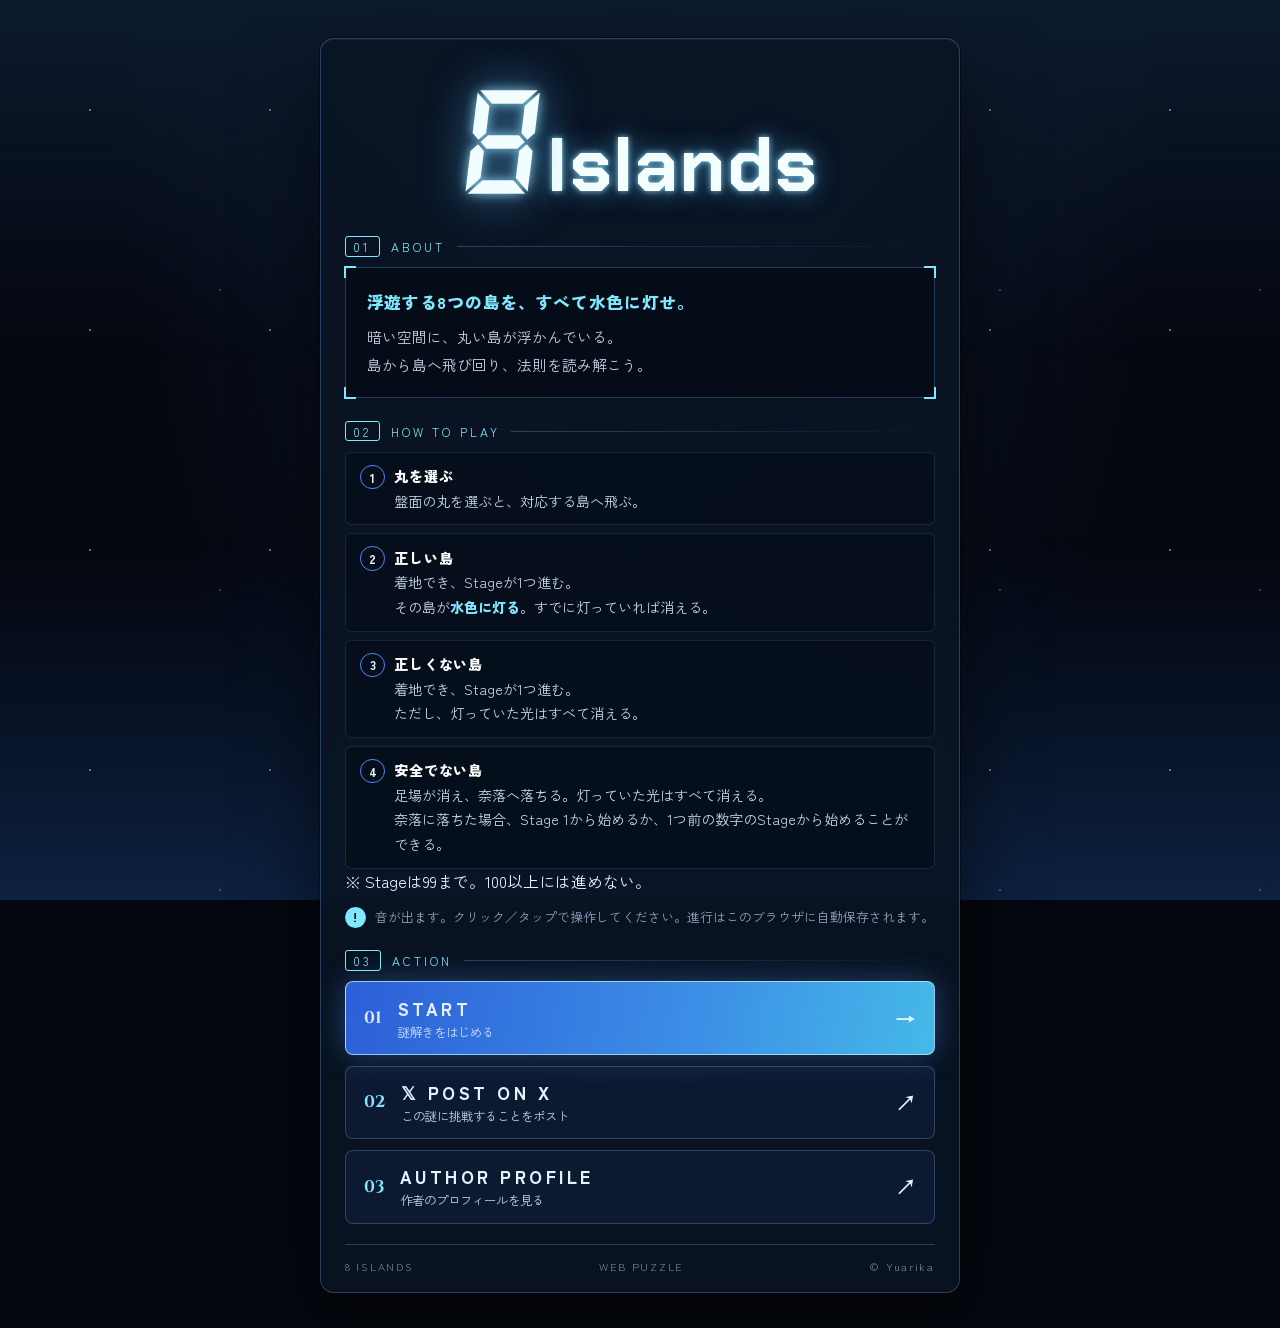
<file: index.html>
<!DOCTYPE html>
<html lang="ja">
<head>
<meta charset="UTF-8">
<meta name="viewport" content="width=device-width,initial-scale=1">
<meta name="theme-color" content="#04070f">
<title>8 Islands</title>
<meta name="description" content="浮遊する8つの島を、すべて水色に灯せ。WEB PUZZLE">
<meta property="og:title" content="8 Islands">
<meta property="og:description" content="浮遊する8つの島を、すべて水色に灯せ。WEB PUZZLE">
<meta property="og:image" content="https://yuarika.github.io/8_Islands/img/thumbnail.png?v=2">
<meta property="og:image:width" content="1200">
<meta property="og:image:height" content="628">
<meta property="og:image:alt" content="8 Islands">
<meta property="og:url" content="https://yuarika.github.io/8_Islands/">
<meta property="og:type" content="website">
<meta name="twitter:card" content="summary_large_image">
<meta name="twitter:title" content="8 Islands">
<meta name="twitter:description" content="WEB PUZZLE">
<meta name="twitter:image" content="https://yuarika.github.io/8_Islands/img/thumbnail.png?v=2">
<link rel="icon" href="favicon.svg" type="image/svg+xml">
<link rel="preconnect" href="https://fonts.googleapis.com">
<link rel="preconnect" href="https://fonts.gstatic.com" crossorigin>
<link href="https://fonts.googleapis.com/css2?family=Chakra+Petch:wght@600;700&family=Cinzel:wght@500;700&family=Zen+Kaku+Gothic+New:wght@400;500;900&display=swap" rel="stylesheet">
<link rel="stylesheet" href="index.css?v=20261122e">
<script src="config.js?v=20261122e"></script>
<script src="seg.js?v=20261122e" defer></script>
</head>
<body class="intro-page">

<div class="intro-background" aria-hidden="true">
  <div class="bg-fog top"></div><div class="bg-fog bottom"></div>
  <div class="bg-dust"></div>
</div>

<main class="intro-card">

  <section class="intro-hero">
    <h1 class="logo" aria-label="8 Islands"><svg class="logo-8" data-seg8 aria-hidden="true"></svg><span class="logo-word">Islands</span></h1>
  </section>

  <section class="about-section">
    <div class="section-label"><span>01</span>ABOUT</div>
    <div class="about-box">
      <div class="about-corner tl"></div><div class="about-corner tr"></div>
      <div class="about-corner bl"></div><div class="about-corner br"></div>
      <p><strong>浮遊する8つの島を、すべて水色に灯せ。</strong></p>
      <p class="about-text">暗い空間に、丸い島が浮かんでいる。<br>島から島へ飛び回り、法則を読み解こう。</p>
    </div>
  </section>

  <section class="howto-section">
    <div class="section-label"><span>02</span>HOW TO PLAY</div>
    <ol class="howto-list">
      <li><b>丸を選ぶ</b>盤面の丸を選ぶと、対応する島へ飛ぶ。</li>
      <li><b>正しい島</b>着地でき、Stageが1つ進む。<br>その島が<em>水色に灯る</em>。すでに灯っていれば消える。</li>
      <li><b>正しくない島</b>着地でき、Stageが1つ進む。<br>ただし、灯っていた光はすべて消える。</li>
      <li><b>安全でない島</b>足場が消え、奈落へ落ちる。灯っていた光はすべて消える。<br>奈落に落ちた場合、Stage 1から始めるか、1つ前の数字のStageから始めることができる。</li>
    </ol>
    <p class="howto-note">※ Stageは99まで。100以上には進めない。</p>
    <div class="about-warning"><span class="warning-mark">!</span><span>音が出ます。クリック／タップで操作してください。進行はこのブラウザに自動保存されます。</span></div>
  </section>

  <section class="action-section">
    <div class="section-label"><span>03</span>ACTION</div>


    <a class="action-button action-start" href="game.html" id="start">
      <span class="action-number">01</span>
      <span class="action-main"><span class="action-title">START</span><span class="action-sub" id="start-sub">謎解きをはじめる</span></span>
      <span class="action-arrow">→</span>
    </a>

    <a class="action-button" id="post-on-x" href="#" target="_blank" rel="noopener noreferrer">
      <span class="action-number">02</span>
      <span class="action-main"><span class="action-title"><span class="x-symbol">𝕏</span> POST ON X</span><span class="action-sub">この謎に挑戦することをポスト</span></span>
      <span class="action-arrow">↗</span>
    </a>

    <a class="action-button" id="profile" href="#" target="_blank" rel="noopener noreferrer">
      <span class="action-number">03</span>
      <span class="action-main"><span class="action-title">AUTHOR PROFILE</span><span class="action-sub">作者のプロフィールを見る</span></span>
      <span class="action-arrow">↗</span>
    </a>
  </section>

  <footer class="intro-footer">
    <div>8 ISLANDS</div>
    <div>WEB PUZZLE</div>
    <div>© Yuarika</div>
  </footer>
</main>

<script>
/* 投稿・リンクの設定は config.js にまとめています */
const CFG = Object.assign({
  ANNOUNCEMENT_POST_URL: "", PUZZLE_URL: "https://yuarika.github.io/8_Islands/?v=3",
  CHALLENGE_TEXT: "WEB謎『8 Islands』に挑戦します！", CHALLENGE_TAGS: "#Web_8_Islands #謎解き",
  CLEAR_TEXT: "Web謎「8 Islands」をクリアしました！", CLEAR_TAGS: "#Web_8_Islands",
  PROFILE_URL: "https://yuarika.github.io/Yuarika_Profile/"
}, window.SITE_CONFIG || {});
document.getElementById("post-on-x").href = "https://x.com/intent/post?text=" +
  encodeURIComponent(CFG.CHALLENGE_TEXT + "\n\n" + CFG.PUZZLE_URL + "\n" + CFG.CHALLENGE_TAGS);
document.getElementById("profile").href = CFG.PROFILE_URL;

/* 進行中のデータがあれば「つづきから」と表示 */
try {
  const key = "eight-islands:web:v2:" + location.pathname.replace(/[^/]*$/, "");
  const s = JSON.parse(localStorage.getItem(key) || "null");
  if (s && s.cleared) document.getElementById("start-sub").textContent = "クリア済み";
  else if (s && !s.tutorial) document.getElementById("start-sub").textContent = "つづきから再開する";
} catch (e) {}
</script>
</body>
</html>
</file>
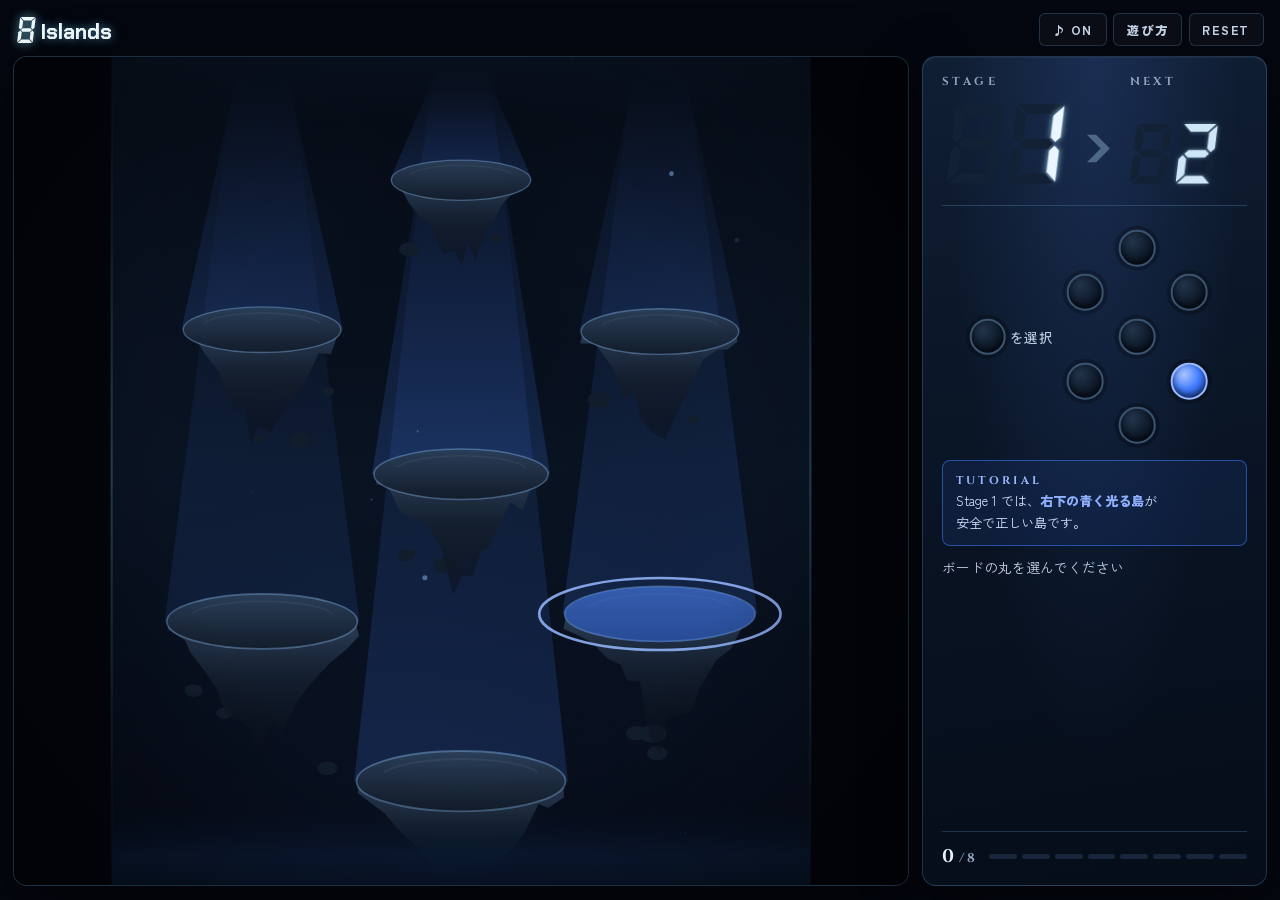
<file: game.html>
<!DOCTYPE html>
<html lang="ja">
<head>
<meta charset="utf-8">
<meta name="viewport" content="width=device-width,initial-scale=1,viewport-fit=cover">
<meta name="theme-color" content="#04070f">
<title>8 Islands</title>
<link rel="icon" href="favicon.svg" type="image/svg+xml">
<link rel="preconnect" href="https://fonts.googleapis.com">
<link rel="preconnect" href="https://fonts.gstatic.com" crossorigin>
<link href="https://fonts.googleapis.com/css2?family=Chakra+Petch:wght@600;700&family=Cinzel:wght@500;700&family=Zen+Kaku+Gothic+New:wght@400;500;900&display=swap" rel="stylesheet">
<link rel="stylesheet" href="game.css?v=20261122e">
<script defer src="config.js?v=20261122e"></script>
<script defer src="seg.js?v=20261122e"></script>
<script defer src="rules.js?v=20261122e"></script>
<script defer src="game.js?v=20261122e"></script>
</head>
<body>
<div class="wrap">
  <header class="bar">
    <a class="back" href="index.html" aria-label="8 Islands タイトルへ戻る"><svg class="mini-8" data-seg8 aria-hidden="true"></svg><span>Islands</span></a>
    <div class="bar-tools">
      <span class="clear-badge" id="clear-badge" hidden>CLEARED</span>
      <button type="button" class="tool" id="sound" aria-pressed="true" title="音のON/OFF"><span class="ico" aria-hidden="true">♪</span><span id="sound-label">ON</span></button>
      <button type="button" class="tool" id="help">遊び方</button>
      <button type="button" class="tool" id="reset">RESET</button>
    </div>
  </header>

  <div class="play">
    <section class="scene" id="scene" aria-label="浮遊する島々">
      <canvas id="cv" aria-hidden="true"></canvas>
      <div class="toast" id="toast" role="status" aria-live="polite"></div>
    </section>

    <section class="board" id="board" aria-label="選択ボード">
      <div class="board-inner">
        <div class="board-head" id="board-head">
          <div class="stage-labels"><span>STAGE</span><span>NEXT</span></div>
          <svg class="seg-display" id="digits" viewBox="0 0 400 128" role="img" aria-label="Stage 1 から 2"></svg>
        </div>

        <div class="board-grid" id="grid">

          <div class="choices" role="group" aria-label="移動する島を選択">
            <button type="button" class="orb" data-island="0" style="--x:64;--y:10"  aria-label="上の丸"></button>
            <button type="button" class="orb" data-island="1" style="--x:81;--y:30" aria-label="右上の丸"></button>
            <button type="button" class="orb" data-island="2" style="--x:81;--y:70" aria-label="右下の丸"></button>
            <button type="button" class="orb" data-island="3" style="--x:64;--y:90" aria-label="下の丸"></button>
            <button type="button" class="orb" data-island="4" style="--x:47;--y:70" aria-label="左下の丸"></button>
            <button type="button" class="orb" data-island="5" style="--x:47;--y:30" aria-label="左上の丸"></button>
            <button type="button" class="orb" data-island="6" style="--x:64;--y:50" aria-label="中央の丸"></button>
            <p class="instruction" style="--x:15;--y:50"><button type="button" class="orb inline" data-island="7" aria-label="〇"></button><span>を選択</span></p>
          </div>
        </div>

        <div class="limit-note" id="limit-note" hidden>
          <p>Stage 100 以上には進めない。</p>
          <div class="limit-actions">
            <button type="button" class="tool" data-restart="one">1から始める</button>
            <button type="button" class="tool" data-restart="prev">1つ前から始める</button>
          </div>
        </div>
        <p class="tutorial" id="tutorial"><b>TUTORIAL</b>Stage 1 では、<span class="tut-blue">右下の青く光る島</span>が<br>安全で正しい島です。</p>
        <p class="board-msg" id="message" role="status" aria-live="polite"></p>

        <div class="board-foot">
          <div class="progress" aria-label="灯った島の数"><span id="count">0</span><small>/ 8</small><div class="pips" id="pips"></div></div>
          <div class="clear-tools" id="clear-tools" hidden>
            <button type="button" class="tool accent" id="show-clear">クリア画面</button>
          </div>
        </div>
      </div>
    </section>
  </div>
</div>

<!-- 奈落 -->
<div class="overlay abyss" id="abyss" hidden>
  <div class="panel">
    <p class="panel-eyebrow">THE ABYSS</p>
    <h2>奈落に落ちた</h2>
    <p class="panel-text">灯っていた光はすべて消えた</p>
    <div class="panel-actions">
      <button type="button" class="btn" id="retry-one">1から始める</button>
      <button type="button" class="btn" id="retry-prev">1つ前から始める</button>
    </div>
  </div>
</div>

<!-- Stage 99 -->
<div class="overlay abyss" id="limit" hidden>
  <div class="panel">
    <p class="panel-eyebrow">STAGE 99</p>
    <h2>これ以上は進めない</h2>
    <p class="panel-text">Stage 100 以上には進めない。<br>始め直す場合、灯っていた光はすべて消える。</p>
    <div class="panel-actions">
      <button type="button" class="btn" data-restart="one">1から始める</button>
      <button type="button" class="btn" data-restart="prev">1つ前から始める</button>
      <button type="button" class="btn ghost" data-close>このまま</button>
    </div>
  </div>
</div>

<!-- 遊び方 -->
<div class="overlay" id="howto" hidden>
  <div class="panel">
    <p class="panel-eyebrow">HOW TO PLAY</p>
    <h2>遊び方</h2>
    <ol class="panel-list">
      <li><b>丸を選ぶ</b>：ボードの丸を選ぶと、対応する島へ飛ぶ。</li>
      <li><b>正しい島</b>：着地でき、Stageが1つ進む。その島が<em>水色に灯る</em>。すでに灯っていれば消える。</li>
      <li><b>正しくない島</b>：着地でき、Stageが1つ進む。ただし、灯っていた光はすべて消える。</li>
      <li><b>安全でない島</b>：足場が消え、奈落へ落ちる。灯っていた光はすべて消える。奈落に落ちた場合、Stage 1から始めるか、1つ前の数字のStageから始めることができる。</li>
    </ol>
    <p class="panel-text">Stageは99まで。100以上には進めない。</p>
    <p class="panel-text goal">すべての丸い島を水色に灯せばクリア。</p>
    <div class="panel-actions"><button type="button" class="btn primary" data-close>島へ戻る</button></div>
  </div>
</div>

<!-- リセット確認 -->
<div class="overlay" id="reset-dialog" hidden>
  <div class="panel small">
    <p class="panel-eyebrow">RESET</p>
    <h2>最初から始めますか？</h2>
    <p class="panel-text">現在の進行とクリア状態がリセットされます。</p>
    <div class="panel-actions">
      <button type="button" class="btn" data-close>戻る</button>
      <button type="button" class="btn primary" id="confirm-reset">最初から始める</button>
    </div>
  </div>
</div>

<!-- クリア -->
<div class="overlay clear" id="clear" hidden>
  <div class="clear-box">
    <p class="clear-logo" aria-label="8 Islands"><svg class="logo-8" data-seg8 aria-hidden="true"></svg><span>Islands</span></p>
    <h2 class="clear-title">GAME CLEARED!!</h2>
    <p class="clear-sub">8つの島に光を灯した！</p>
    <p class="clear-tag" id="clear-tag">#Web_8_Islands</p>
    <div class="clear-btns">
      <button type="button" class="btn x" id="x-post">𝕏 クリアをポスト</button>
      <a class="btn" id="profile" href="#" target="_blank" rel="noopener noreferrer">作者プロフィール</a>
    </div>
    <div class="clear-btns sub">
      <button type="button" class="btn ghost" data-close>島を眺める</button>
      <a class="btn ghost" href="index.html">タイトルへ</a>
    </div>
    <p class="clear-note">クリア後はどの島へも自由に移動できます。</p>
  </div>
</div>

<noscript><p class="noscript">このゲームを遊ぶにはJavaScriptを有効にしてください。</p></noscript>
</body>
</html>
</file>
<file: index.css>
:root{--abyss:#04070f;--deep:#0a1424;--panel:rgba(10,20,36,.86);--line:rgba(120,190,255,.28);--blue:#4f86ff;--cyan:#7fe8ff;--pale:#e4f1ff;--muted:#8fa3bd}
*{box-sizing:border-box;margin:0}
body.intro-page{min-height:100vh;background:radial-gradient(ellipse at 50% -10%,#12233d 0%,var(--abyss) 60%);color:var(--pale);font-family:"Zen Kaku Gothic New","Hiragino Kaku Gothic ProN","Yu Gothic",sans-serif;padding:1.4rem .8rem 2.2rem;overflow-x:hidden}

/* ---- 背景: 柱とフォグ ---- */
.intro-background{position:fixed;inset:0;z-index:0;pointer-events:none;overflow:hidden}
.bg-fog{position:absolute;left:0;right:0;height:40vh}
.bg-fog.top{top:0;background:linear-gradient(#0d1a2e,transparent)}
.bg-fog.bottom{bottom:0;background:linear-gradient(transparent,#0a1830 70%,#0d2140)}
.bg-dust{position:absolute;inset:0;background-image:radial-gradient(circle,rgba(160,220,255,.5) 1px,transparent 1.5px),radial-gradient(circle,rgba(120,180,255,.35) 1px,transparent 1.5px);background-size:180px 220px,260px 300px;background-position:0 0,90px 140px;animation:dust 40s linear infinite}
@keyframes dust{to{background-position:0 -440px,90px -460px}}

/* ---- カード ---- */
.intro-card{position:relative;z-index:1;max-width:640px;margin:1rem auto 0;background:var(--panel);border:1px solid var(--line);border-radius:14px;padding:1.3rem 1.5rem 1.1rem;box-shadow:0 0 0 1px rgba(0,0,0,.4),0 30px 80px rgba(0,0,0,.55),inset 0 1px 0 rgba(255,255,255,.05);backdrop-filter:blur(6px)}
.intro-header{display:flex;justify-content:space-between;align-items:center;flex-wrap:wrap;gap:.5rem;font-size:.72rem;letter-spacing:.22em;color:var(--cyan)}
.eyebrow-line{display:inline-block;width:2rem;height:1px;background:var(--cyan);vertical-align:middle;margin:0 .6rem;opacity:.6}
.status{color:var(--muted)}
.status-dot{display:inline-block;width:.5rem;height:.5rem;border-radius:50%;background:var(--cyan);box-shadow:0 0 8px var(--cyan);margin-right:.5rem;animation:pulse 1.6s ease-in-out infinite alternate}
@keyframes pulse{to{opacity:.2}}

/* ---- ヒーロー ---- */
.intro-hero{text-align:center;padding:1.6rem 0 1rem}
.logo{display:flex;align-items:flex-end;justify-content:center;gap:.12em;font-weight:700;line-height:1;color:#f4feff}
.logo-8{height:clamp(4.6rem,19vw,7rem);width:auto;overflow:visible;filter:drop-shadow(0 0 6px rgba(150,230,255,.9)) drop-shadow(0 0 22px rgba(90,190,255,.55))}
.logo-8 .seg{fill:#f2fdff}
.logo-word{font-family:"Chakra Petch","Zen Kaku Gothic New",sans-serif;font-size:clamp(3rem,13vw,4.8rem);letter-spacing:.02em;margin-bottom:-.08em;text-shadow:0 0 6px rgba(150,230,255,.9),0 0 26px rgba(90,190,255,.55)}

/* ---- セクション ---- */
.section-label{font-size:.75rem;letter-spacing:.26em;color:var(--cyan);margin:1.4rem 0 .65rem;display:flex;align-items:center;gap:.7rem}
.section-label::after{content:"";flex:1;height:1px;background:linear-gradient(90deg,var(--line),transparent)}
.section-label span{border:1px solid var(--cyan);color:var(--cyan);padding:.05rem .45rem;border-radius:3px}
.about-box{position:relative;border:1px solid var(--line);padding:1.1rem 1.3rem;line-height:1.95;background:rgba(4,9,18,.55);border-radius:4px}
.about-box strong{color:var(--cyan);font-weight:900;font-size:1.05rem;letter-spacing:.04em}
.about-text{color:#c2d2e6;font-size:.92rem;margin-top:.25rem}
.about-corner{position:absolute;width:12px;height:12px;border:2px solid var(--cyan)}
.tl{top:-2px;left:-2px;border-right:0;border-bottom:0}.tr{top:-2px;right:-2px;border-left:0;border-bottom:0}
.bl{bottom:-2px;left:-2px;border-right:0;border-top:0}.br{bottom:-2px;right:-2px;border-left:0;border-top:0}

.howto-list{list-style:none;padding:0;display:grid;gap:.5rem;counter-reset:h}
.howto-list li{position:relative;padding:.7rem .9rem .7rem 3rem;background:rgba(4,9,18,.45);border:1px solid rgba(120,190,255,.14);border-radius:6px;font-size:.88rem;line-height:1.75;color:#c8d6e8;counter-increment:h}
.howto-list li::before{content:counter(h);position:absolute;left:.9rem;top:.75rem;width:1.4rem;height:1.4rem;display:grid;place-items:center;border-radius:50%;border:1px solid var(--blue);color:var(--pale);font-size:.75rem;font-weight:900}
.howto-list b{display:block;color:#fff;font-weight:900;letter-spacing:.06em}
.howto-list em{font-style:normal;color:var(--cyan);font-weight:900}
.about-warning{display:flex;gap:.6rem;align-items:flex-start;margin-top:.9rem;font-size:.8rem;color:var(--muted);line-height:1.6}
.warning-mark{display:grid;place-items:center;width:1.3rem;height:1.3rem;background:var(--cyan);color:var(--abyss);font-weight:900;border-radius:50%;flex:none;font-size:.8rem}

/* ---- アクション ---- */
.action-button{display:flex;align-items:center;gap:1rem;margin-bottom:.65rem;padding:.85rem 1.1rem;border:1px solid var(--line);border-radius:8px;color:var(--pale);text-decoration:none;background:rgba(79,134,255,.08);transition:transform .15s,background .15s,border-color .15s,box-shadow .15s}
.action-button:hover{transform:translateX(4px);background:rgba(79,134,255,.2);border-color:var(--cyan)}
.action-button:focus-visible{outline:2px solid var(--cyan);outline-offset:3px}
.action-start{background:linear-gradient(100deg,#2c5fd8,#3c8fe6 60%,#45b9e8);border-color:rgba(200,240,255,.7);box-shadow:0 0 30px rgba(79,160,255,.35)}
.action-start:hover{background:linear-gradient(100deg,#386ce4,#4a9df0 60%,#5ccaf2);box-shadow:0 0 40px rgba(127,232,255,.5)}
.action-number{font-family:"Cinzel",serif;font-weight:700;color:var(--cyan);font-size:1.05rem}
.action-start .action-number{color:#fff;opacity:.85}
.action-main{flex:1;display:flex;flex-direction:column;gap:.1rem}
.action-title{font-weight:900;letter-spacing:.2em;font-size:1.1rem}
.action-sub{font-size:.78rem;opacity:.85}
.action-arrow{font-size:1.3rem;font-weight:900}
.intro-footer{display:flex;justify-content:space-between;flex-wrap:wrap;gap:.4rem;margin-top:1.3rem;padding-top:.8rem;border-top:1px solid var(--line);font-size:.68rem;letter-spacing:.16em;color:rgba(228,241,255,.5)}
@media (prefers-reduced-motion:reduce){*{animation:none!important}}
</file>
<file: game.css>
:root{--abyss:#04070f;--panel:#0b1626;--line:rgba(120,190,255,.22);--blue:#4f86ff;--hint:#3f7bff;--cyan:#7fe8ff;--pale:#e4f1ff;--muted:#8fa3bd;--seg-off:#132134;--seg-on:#eaf6ff}
*{box-sizing:border-box;margin:0}
html,body{height:100%}
body{background:var(--abyss);color:var(--pale);font-family:"Zen Kaku Gothic New","Hiragino Kaku Gothic ProN","Yu Gothic",sans-serif;-webkit-tap-highlight-color:transparent;overflow-x:hidden}
button{font:inherit;color:inherit;cursor:pointer}
[hidden]{display:none!important}

.wrap{max-width:1480px;margin:0 auto;padding:.6rem .8rem .9rem;min-height:100%;display:flex;flex-direction:column}
.bar{display:flex;justify-content:space-between;align-items:center;gap:.6rem;padding:.2rem .2rem .6rem}
.back{color:#f4feff;text-decoration:none;font-family:"Chakra Petch",sans-serif;font-weight:700;font-size:1.35rem;display:flex;align-items:flex-end;gap:.15em;line-height:1;text-shadow:0 0 10px rgba(110,200,255,.6)}
.mini-8{height:1.75rem;width:auto;overflow:visible;filter:drop-shadow(0 0 5px rgba(130,220,255,.8))}
.mini-8 .seg,.logo-8 .seg{fill:#f2fdff}
.bar-tools{display:flex;gap:.4rem;align-items:center}
.tool{background:rgba(255,255,255,.03);border:1px solid var(--line);border-radius:6px;padding:.42rem .8rem;font-size:.78rem;font-weight:900;letter-spacing:.14em;color:#c8d7ea;transition:background .15s,border-color .15s,color .15s}
.tool:hover{background:rgba(127,232,255,.1);border-color:var(--cyan);color:#fff}
.tool:focus-visible,.btn:focus-visible{outline:2px solid var(--cyan);outline-offset:3px}
.tool .ico{margin-right:.35em}
.tool[aria-pressed="false"]{color:var(--muted);opacity:.7}
.tool.accent{border-color:var(--cyan);color:var(--cyan)}
.clear-badge{font-family:"Cinzel",serif;font-weight:700;font-size:.72rem;letter-spacing:.2em;color:var(--abyss);background:var(--cyan);padding:.25rem .6rem;border-radius:4px;box-shadow:0 0 14px rgba(127,232,255,.6)}

/* ---- レイアウト ---- */
.play{flex:1;display:grid;grid-template-columns:minmax(0,1fr) clamp(300px,27vw,380px);gap:.8rem;min-height:0}
.scene{position:relative;border-radius:14px;overflow:hidden;border:1px solid var(--line);background:#03060c;min-height:min(70vh,720px);box-shadow:0 20px 60px rgba(0,0,0,.5)}
#cv{position:absolute;inset:0;width:100%;height:100%;display:block}
.toast{position:absolute;left:50%;top:1.1rem;transform:translate(-50%,-10px);padding:.5rem 1.1rem;border-radius:999px;background:rgba(6,12,22,.78);border:1px solid var(--line);font-size:.85rem;font-weight:500;letter-spacing:.08em;white-space:nowrap;opacity:0;transition:opacity .35s,transform .35s;pointer-events:none;backdrop-filter:blur(4px)}
.toast.show{opacity:1;transform:translate(-50%,0)}
.toast.good{border-color:var(--cyan);color:var(--cyan)}
.toast.bad{border-color:rgba(255,140,140,.5);color:#ffc2c2}

/* ---- ボード ---- */
.board{position:relative;border-radius:14px;border:1px solid var(--line);background:linear-gradient(170deg,#101e33,#081221 60%,#060d19);box-shadow:inset 0 1px 0 rgba(255,255,255,.05),0 20px 60px rgba(0,0,0,.45);overflow:hidden}
.board::before{content:"";position:absolute;inset:0;background:radial-gradient(ellipse at 50% 0%,rgba(79,134,255,.16),transparent 60%);pointer-events:none}
.board-inner{position:relative;height:100%;display:flex;flex-direction:column;padding:1.1rem 1.2rem 1rem;transition:opacity .45s,filter .45s}
.board.away .board-inner{opacity:0;filter:blur(6px);pointer-events:none}
.board-head{padding-bottom:.8rem;border-bottom:1px solid var(--line)}
.stage-labels{display:grid;grid-template-columns:61.5% 1fr;font-family:"Cinzel",serif;font-weight:700;letter-spacing:.3em;color:var(--muted);font-size:.72rem;margin-bottom:.35rem}
.seg-display{width:100%;height:auto;display:block;overflow:visible}
.seg-display .seg{fill:var(--seg-off);transition:fill .25s}
.seg-display .seg.on{fill:var(--seg-on);filter:drop-shadow(0 0 4px rgba(170,230,255,.85))}
.seg-display .next .seg.on{fill:#cfe6f7;filter:drop-shadow(0 0 3px rgba(170,230,255,.5))}
.seg-display .arrow{fill:#4d6886}
.board-grid{display:flex;flex-direction:column;gap:.4rem;margin:1rem 0 .4rem}

.choices{position:relative;width:100%;aspect-ratio:400/290;margin-top:.2rem;container-type:inline-size;--size:clamp(30px,12cqw,50px)}
.orb{position:absolute;left:calc(var(--x) * 1%);top:calc(var(--y) * 1%);width:var(--size);aspect-ratio:1;transform:translate(-50%,-50%);border-radius:50%;padding:0;border:2px solid #3a5470;background:radial-gradient(circle at 35% 30%,#22344b,#0a1422 70%);box-shadow:inset 0 -3px 6px rgba(0,0,0,.6),0 0 0 4px rgba(0,0,0,.25);transition:transform .15s,background .35s,border-color .35s,box-shadow .35s}
.orb:hover:not(:disabled){transform:translate(-50%,-50%) scale(1.1);border-color:#8fb5d8}
.orb:active:not(:disabled){transform:translate(-50%,-50%) scale(.95)}
.orb:focus-visible{outline:2px solid var(--pale);outline-offset:4px}
.orb:disabled{cursor:default}
.orb.lit{border-color:#d6fbff;background:radial-gradient(circle at 35% 30%,#e8feff,#7fe8ff 45%,#2aa6cc);box-shadow:0 0 18px rgba(127,232,255,.75),0 0 40px rgba(127,232,255,.35)}
.orb.hint{border-color:#9ab9ff;background:radial-gradient(circle at 35% 30%,#a8c4ff,#3f7bff 50%,#1f3f9c);animation:hint 1.3s ease-in-out infinite alternate}
@keyframes hint{from{box-shadow:0 0 6px rgba(63,123,255,.6)}to{box-shadow:0 0 26px rgba(63,123,255,.95),0 0 0 7px rgba(63,123,255,.18)}}
.orb.here::after{content:"";position:absolute;left:50%;top:50%;width:26%;aspect-ratio:1;border-radius:50%;transform:translate(-50%,-50%);background:#fff;box-shadow:0 0 8px #fff;opacity:.9}
.orb.lit.here::after{background:#05324a;box-shadow:none}
/* 説明文の〇（8つ目の選択肢）: 他の丸と同じ大きさ・同じ点灯表現 */
.instruction{position:absolute;left:calc(var(--x) * 1%);top:calc(var(--y) * 1%);transform:translate(calc(-1 * var(--size) / 2),-50%);display:flex;align-items:center;gap:.3em;white-space:nowrap;font-size:clamp(.8rem,4.4cqw,1.05rem);font-weight:500;color:#b9c9dc;letter-spacing:.1em;width:auto}
.orb.inline{position:relative;left:auto;top:auto;transform:none;width:var(--size);flex:none}
.orb.inline:hover:not(:disabled){transform:scale(1.1)}
.orb.inline:active:not(:disabled){transform:scale(.95)}

.tutorial{margin-top:.4rem;padding:.65rem .8rem;border:1px solid rgba(63,123,255,.55);background:rgba(63,123,255,.1);border-radius:8px;font-size:.82rem;line-height:1.7;color:#d5e2ff}
.tutorial b{display:block;font-family:"Cinzel",serif;font-size:.7rem;letter-spacing:.3em;color:#9ab9ff}
.tut-blue{color:#8fb0ff;font-weight:900}
.board-msg{min-height:3.2em;margin-top:.6rem;font-size:.86rem;line-height:1.65;color:#c3d3e6}
.board-foot{margin-top:auto;padding-top:.7rem;border-top:1px solid var(--line);display:flex;flex-direction:column;gap:.7rem}
.progress{display:flex;align-items:baseline;gap:.35rem;font-family:"Cinzel",serif;font-weight:700;font-size:1.15rem}
.progress small{color:var(--muted);font-size:.8rem;margin-right:.5rem}
.pips{display:flex;gap:5px;align-self:center;flex:1}
.pips i{flex:1;height:5px;border-radius:3px;background:#17263a;transition:background .4s,box-shadow .4s}
.pips i.on{background:var(--cyan);box-shadow:0 0 8px rgba(127,232,255,.7)}
.clear-tools{display:flex;gap:.5rem}
.clear-tools .tool{flex:1;padding:.6rem .4rem}
body.is-clear .board-head{visibility:hidden}

/* ---- オーバーレイ ---- */
.overlay{position:fixed;inset:0;z-index:20;display:grid;place-items:center;padding:1rem;background:rgba(2,5,11,.72);backdrop-filter:blur(3px);animation:fade .45s both}
@keyframes fade{from{opacity:0}to{opacity:1}}
.panel{width:min(92vw,460px);background:linear-gradient(170deg,#0f1d31,#081120);border:1px solid var(--line);border-radius:14px;padding:1.5rem 1.6rem 1.3rem;box-shadow:0 30px 80px rgba(0,0,0,.6);animation:rise .5s cubic-bezier(.2,.8,.3,1) both}
.panel.small{width:min(92vw,380px)}
@keyframes rise{from{transform:translateY(14px);opacity:0}to{transform:none;opacity:1}}
.panel-eyebrow{font-family:"Cinzel",serif;font-size:.72rem;letter-spacing:.32em;color:var(--cyan)}
.panel h2{font-size:1.3rem;font-weight:900;letter-spacing:.08em;margin:.5rem 0 .7rem}
.panel-text{color:#c3d3e6;font-size:.9rem;line-height:1.7}
.panel-list{padding-left:1.1rem;display:grid;gap:.35rem;color:#c8d6e8;font-size:.88rem;line-height:1.7}
.panel-list em{font-style:normal;color:var(--cyan);font-weight:900}
.panel-actions{display:flex;flex-wrap:wrap;gap:.6rem;margin-top:1.2rem;justify-content:flex-end}
.btn{display:inline-flex;align-items:center;justify-content:center;gap:.4em;padding:.7rem 1.2rem;border-radius:8px;border:1px solid rgba(160,210,255,.4);background:rgba(255,255,255,.04);color:var(--pale);font-weight:900;font-size:.92rem;letter-spacing:.1em;text-decoration:none;transition:background .15s,border-color .15s,transform .15s}
.btn:hover{background:rgba(127,232,255,.12);border-color:var(--cyan)}
.btn.primary{background:var(--cyan);border-color:var(--cyan);color:#04141d}
.btn.primary:hover{background:#b8f4ff}
.abyss{background:radial-gradient(ellipse at 50% 120%,rgba(10,20,40,.6),rgba(0,0,0,.9))}
.abyss .panel{text-align:center}
.abyss .panel-actions{justify-content:center}
.abyss .btn{flex:1 1 8rem;padding:.9rem .6rem;white-space:nowrap;letter-spacing:.04em}
#limit .btn.ghost{flex:1 1 100%;padding:.6rem;border-color:transparent}

.clear{background:rgba(2,5,11,.62);backdrop-filter:blur(5px)}
.clear-box{text-align:center;width:min(94vw,600px);padding:2rem 1.6rem 1.5rem;background:linear-gradient(170deg,rgba(14,30,52,.97),rgba(6,12,24,.97));border:1px solid rgba(127,232,255,.45);border-radius:18px;box-shadow:0 0 0 1px rgba(0,0,0,.6),0 0 60px rgba(127,232,255,.18),0 30px 80px rgba(0,0,0,.7);animation:rise .9s cubic-bezier(.2,.8,.3,1) both}
.clear-logo{display:flex;justify-content:center;align-items:flex-end;gap:.12em;font-family:"Chakra Petch",sans-serif;font-weight:700;font-size:clamp(2.2rem,9vw,3.2rem);line-height:1;color:#f4feff;text-shadow:0 0 8px rgba(150,230,255,.9),0 0 24px rgba(90,190,255,.5)}
.clear-logo .logo-8{height:1.45em;width:auto;overflow:visible;filter:drop-shadow(0 0 6px rgba(150,230,255,.9)) drop-shadow(0 0 18px rgba(90,190,255,.5))}
.clear-title{font-family:"Chakra Petch",sans-serif;font-weight:700;font-size:clamp(1.8rem,8.5vw,3.2rem);white-space:nowrap;letter-spacing:.06em;margin:1rem 0 .5rem;background:linear-gradient(180deg,#fff 20%,#9cefff);-webkit-background-clip:text;background-clip:text;color:transparent;filter:drop-shadow(0 0 18px rgba(127,232,255,.55))}
.clear-sub{color:#e4f1ff;letter-spacing:.14em;font-size:.95rem}
.clear-tag{margin:.9rem auto 1.4rem;display:inline-block;padding:.3rem .9rem;border:1px solid rgba(127,232,255,.5);border-radius:999px;color:var(--cyan);font-weight:900;letter-spacing:.08em}
.clear-btns{display:flex;justify-content:center;flex-wrap:wrap;gap:.6rem}
.clear-btns.sub{margin-top:.6rem}
.btn.x{background:#fff;border-color:#fff;color:#000}
.btn.x:hover{background:#dff8ff}
.btn.ghost{border-color:rgba(160,210,255,.18);color:#b6c7da;font-size:.85rem}
.btn.ghost:hover{color:#fff;border-color:var(--line);background:rgba(255,255,255,.04)}
.clear-note{margin-top:1.1rem;font-size:.8rem;color:#9fb2c8;letter-spacing:.06em}
.noscript{position:fixed;inset:auto 0 0;padding:1rem;background:#300;text-align:center}

/* ---- レスポンシブ ---- */
@media (max-width:860px){
  .wrap{min-height:100svh;padding:max(.45rem,env(safe-area-inset-top)) max(.5rem,env(safe-area-inset-right)) max(.7rem,env(safe-area-inset-bottom)) max(.5rem,env(safe-area-inset-left))}
  .bar{padding:.1rem .1rem .45rem}
  .play{grid-template-columns:1fr;gap:.5rem;align-content:start}
  .scene{min-height:0;height:clamp(210px,35svh,480px);border-radius:12px}
  .toast{top:.6rem;font-size:.78rem;padding:.4rem .9rem}
  .board{border-radius:12px}
  .board-inner{padding:.75rem .9rem .8rem}
  .board-head{display:flex;flex-direction:column;align-items:center;padding-bottom:.6rem}
  .stage-labels,.seg-display{width:min(100%,290px)}
  .stage-labels{font-size:.64rem;margin-bottom:.2rem}
  .board-grid{margin:.6rem 0 .1rem}
  .choices{width:min(100%,330px);margin:0 auto}
  .tutorial{font-size:.8rem;line-height:1.6;padding:.5rem .75rem;margin-top:.5rem}
  .tutorial br{display:none}
  .board-msg{min-height:1.6em;font-size:.82rem;margin-top:.45rem}
  .board-foot{padding-top:.55rem;gap:.5rem}
  .tool{padding:.4rem .6rem;letter-spacing:.06em}
  .panel{padding:1.3rem 1.2rem 1.1rem}
  .panel h2{font-size:1.15rem}
  .panel-list{font-size:.84rem}
  .clear-box{padding:1.6rem 1.1rem 1.2rem;border-radius:14px}
  .clear-btns .btn{flex:1 1 8rem;white-space:nowrap;font-size:.84rem;letter-spacing:.04em;padding:.7rem .6rem}
}
@media (max-width:480px){
  .stage-labels,.seg-display{width:min(100%,250px)}
  .choices{width:min(100%,310px)}
  .back{font-size:1.1rem}.mini-8{height:1.4rem}
  .bar-tools{gap:.3rem}
  .tool{font-size:.72rem;padding:.38rem .5rem}
  .clear-tag{margin:.7rem auto 1.1rem}
}
@media (max-width:860px) and (max-height:760px){
  .scene{height:clamp(170px,31svh,320px)}
  .board-inner{padding:.6rem .8rem .7rem}
  .stage-labels,.seg-display{width:min(100%,205px)}
  .board-head{padding-bottom:.45rem}
  .board-grid{margin:.45rem 0 0}
  .choices{width:min(100%,250px);--size:clamp(30px,13cqw,40px)}
  .tutorial{font-size:.74rem;padding:.4rem .65rem;margin-top:.35rem}
  .board-msg{font-size:.76rem;margin-top:.35rem}
}
@media (prefers-reduced-motion:reduce){.orb.hint{animation:none}.overlay,.panel,.clear-box{animation:none}}

.panel-list b{color:#fff}
.panel-text.goal{margin-top:.8rem;color:var(--cyan);font-weight:900}
.limit-note{margin-top:.4rem;padding:.55rem .8rem;border:1px solid rgba(255,190,120,.55);background:rgba(255,170,90,.1);border-radius:8px;font-size:.82rem;line-height:1.6;color:#ffd9b0;font-weight:500}
.limit-actions{display:flex;gap:.4rem;margin-top:.45rem}
.limit-actions .tool{flex:1;border-color:rgba(255,190,120,.5);color:#ffe2c4;letter-spacing:.04em;padding:.5rem .4rem}
.limit-actions .tool:hover{background:rgba(255,170,90,.15);border-color:#ffc58a}
@media (max-width:860px){.limit-note{font-size:.78rem;padding:.45rem .7rem}}
</file>
